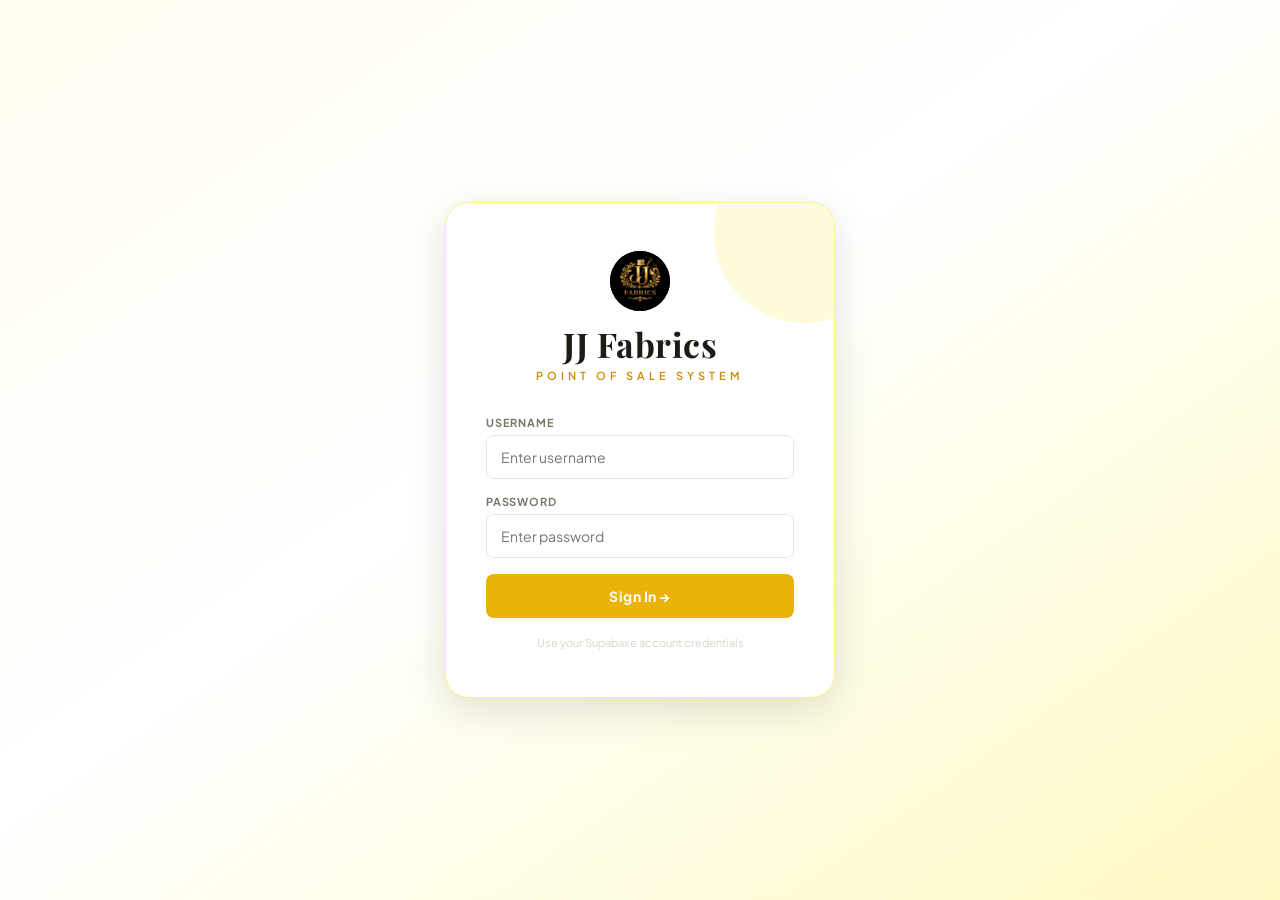
<file: pos.html>
<!DOCTYPE html>
<html lang="en">
<head>
<meta charset="UTF-8">
<meta name="viewport" content="width=device-width, initial-scale=1.0">
<title>JJ Fabrics — POS System</title>
<link href="https://fonts.googleapis.com/css2?family=Playfair+Display:ital,wght@0,400;0,600;0,700;1,400;1,600&family=Plus+Jakarta+Sans:wght@300;400;500;600;700&display=swap" rel="stylesheet">
<link rel="stylesheet" href="pos.css">
</head>
<body>

<!-- ═══════ LOGIN ═══════ -->
<div id="login-screen">
  <div class="login-card">
    <div class="brand-logo">
      <span class="icon"><img src="image/logo.jpeg" style="width:60px;height:60px;object-fit:contain;border-radius:50%;background:#000;display:block;margin:0 auto;" /></span>
      <h1>JJ Fabrics</h1>
      <p>Point of Sale System</p>
    </div>
    <div class="form-group">
      <label>Username</label>
      <input type="text" id="login-user" placeholder="Enter username" autocomplete="off">
    </div>
    <div class="form-group">
      <label>Password</label>
      <input type="password" id="login-pass" placeholder="Enter password">
    </div>
    <button class="btn-primary" id="login-btn" onclick="doLogin()">Sign In →</button>
    <p class="login-error" id="login-error">Invalid username or password.</p>
    <p class="login-hint">Use your Supabase account credentials</p>
  </div>
</div>

<!-- ═══════ MAIN APP ═══════ -->
<div id="app">

  <!-- Mobile top bar -->
  <div class="mobile-topbar">
    <button class="hamburger" onclick="toggleMobileSidebar()">☰</button>
    <span class="brand-name">JJ Fabrics</span>
    <span class="mob-user" id="mob-user-label">—</span>
  </div>

  <!-- Sidebar overlay (tap to close) -->
  <div class="sidebar-overlay" id="sidebar-overlay" onclick="closeMobileSidebar()"></div>

  <aside class="sidebar">
    <div class="sidebar-brand">
      <h2 style="display:flex;align-items:center;gap:8px;"><img src="image/logo.jpeg" style="width:32px;height:32px;object-fit:contain;border-radius:50%;background:#000;" /> JJ Fabrics</h2>
      <div class="sub">Gents &amp; Ladies POS</div>
    </div>
    <div class="sidebar-user">
      <div class="user-label" id="greeting-label" style="font-size:11px;color:var(--gray-400);">Welcome</div>
      <div class="user-name" id="user-display" style="font-size:15px;font-weight:700;">—</div>
      <span class="sidebar-badge" id="role-display">—</span>
    </div>
    <nav>
      <div class="nav-section">Main</div>
      <div class="nav-item active" data-page="dashboard" onclick="showPage('dashboard')"><span class="nav-icon">🏠</span> Dashboard</div>
      <div class="nav-item" data-page="pos" onclick="showPage('pos')"><span class="nav-icon">🛍️</span> Cashier / POS</div>
      <div class="nav-section">Management</div>
      <div class="nav-item" data-page="inventory" onclick="showPage('inventory')"><span class="nav-icon">📦</span> Inventory</div>
      <div class="nav-item" data-page="sales" onclick="showPage('sales')"><span class="nav-icon">🧾</span> Sales History</div>
      <div class="nav-item" data-page="reports" onclick="showPage('reports')"><span class="nav-icon">📊</span> Reports</div>
      <div class="nav-section">System</div>
      <div class="nav-item" data-page="website" id="nav-website" onclick="showPage('website')"><span class="nav-icon">🌐</span> Public Website</div>
      <div class="nav-item" data-page="settings" id="nav-settings" onclick="showPage('settings')"><span class="nav-icon">⚙️</span> Settings</div>
    </nav>
    <div class="sidebar-footer">
      <div id="sync-status" style="font-size:11px;font-weight:600;margin-bottom:10px;text-align:center;letter-spacing:0.3px;color:var(--gray-400);">☁ Not synced</div>
      <button class="btn-logout" onclick="doLogout()">↩ Sign Out</button>
      <button class="btn-logout" style="margin-top:6px;background:rgba(239,68,68,0.12);color:#ef4444;font-size:10px;" onclick="if(confirm('Clear all local data and reload? This will re-sync from Sheets.')){localStorage.clear();location.reload();}">🗑 Clear Cache & Reload</button>
    </div>
  </aside>

  <main class="main-content">

    <!-- ── POS TICKER STRIP ── -->
    <div class="pos-marquee">
      <div class="pos-marquee-track">
        <span class="pos-marquee-item">JJ Fabrics <span class="mdot">✦</span></span>
        <span class="pos-marquee-item">House of Brands <span class="mdot">✦</span></span>
        <span class="pos-marquee-item">SAYA · Bonanza · Sapphire <span class="mdot">✦</span></span>
        <span class="pos-marquee-item">Maria.B · Bareeze · Cross Stitch <span class="mdot">✦</span></span>
        <span class="pos-marquee-item">Veezal · Qalandari · Laam <span class="mdot">✦</span></span>
        <span class="pos-marquee-item">Gents &amp; Ladies Suiting <span class="mdot">✦</span></span>
        <span class="pos-marquee-item">Main Bazar, Attock City <span class="mdot">✦</span></span>
        <span class="pos-marquee-item">03145777344 <span class="mdot">✦</span></span>
        <!-- duplicate for seamless loop -->
        <span class="pos-marquee-item">JJ Fabrics <span class="mdot">✦</span></span>
        <span class="pos-marquee-item">House of Brands <span class="mdot">✦</span></span>
        <span class="pos-marquee-item">SAYA · Bonanza · Sapphire <span class="mdot">✦</span></span>
        <span class="pos-marquee-item">Maria.B · Bareeze · Cross Stitch <span class="mdot">✦</span></span>
        <span class="pos-marquee-item">Veezal · Qalandari · Laam <span class="mdot">✦</span></span>
        <span class="pos-marquee-item">Gents &amp; Ladies Suiting <span class="mdot">✦</span></span>
        <span class="pos-marquee-item">Main Bazar, Attock City <span class="mdot">✦</span></span>
        <span class="pos-marquee-item">03145777344 <span class="mdot">✦</span></span>
      </div>
    </div>

    <div class="main-inner">

    <!-- ── DASHBOARD ── -->
    <div class="page active" id="dashboard-page">
      <div class="page-header">
        <div class="page-header-left">
          <h2>Good day, <span id="dash-name">—</span> 👋</h2>
          <p id="dash-date">—</p>
        </div>
        <div style="display:flex;gap:8px;align-items:center;">
          <button class="btn btn-outline btn-sm" onclick="syncDashboard()" id="dash-sync-btn">⟳ Refresh Data</button>
          <button class="btn btn-danger btn-sm" id="dash-reset-btn" style="display:none;" onclick="ownerResetData()">🗑 Reset to Clean Start</button>
        </div>
      </div>
      <div class="stat-grid">
        <div class="stat-card yellow"><div class="stat-icon">💰</div><div class="stat-label">Today's Sales</div><div class="stat-value" id="dash-today-sales">Rs. 0</div><div class="stat-sub" id="dash-today-txn">0 transactions</div></div>
        <div class="stat-card green"><div class="stat-icon">📅</div><div class="stat-label">This Month</div><div class="stat-value" id="dash-month-sales">Rs. 0</div><div class="stat-sub" id="dash-month-txn">0 transactions</div></div>
        <div class="stat-card orange"><div class="stat-icon">🏷️</div><div class="stat-label">Total Products</div><div class="stat-value" id="dash-products">0</div><div class="stat-sub" id="dash-low-stock">0 low stock</div></div>
        <div class="stat-card red"><div class="stat-icon">⚠️</div><div class="stat-label">Stock Alerts</div><div class="stat-value" id="dash-alerts">0</div><div class="stat-sub">need restocking</div></div>
      </div>
      <div style="display:grid;grid-template-columns:1fr 1fr;gap:20px;">
        <div class="card">
          <h3 style="font-size:14px;font-weight:700;color:var(--gray-700);margin-bottom:14px;">⚠️ Stock Alerts</h3>
          <div id="dash-alerts-list"></div>
        </div>
        <div class="card">
          <h3 style="font-size:14px;font-weight:700;color:var(--gray-700);margin-bottom:14px;">🕓 Recent Transactions</h3>
          <div id="dash-recent-list"></div>
        </div>
      </div>
      <div class="card" style="margin-top:20px;">
        <h3 style="font-size:14px;font-weight:700;color:var(--gray-700);margin-bottom:4px;">📈 Sales This Week</h3>
        <div id="dash-chart"></div>
      </div>
    </div>

    <!-- ── POS ── -->
    <div class="page" id="pos-page">
      <div class="page-header" style="margin-bottom:14px;">
        <div class="page-header-left"><h2>🛍️ Cashier Counter</h2><p>Click a product to add it to the cart</p></div>
      </div>
      <!-- Mobile cart toggle -->
      <div class="cart-toggle-bar" id="cart-toggle-bar" onclick="toggleMobileCart()">
        <span>🛒 View Cart</span>
        <span class="ct-badge" id="cart-toggle-count">0 items</span>
      </div>
      <div class="pos-layout">
        <div class="pos-left">
          <div class="search-row">
            <input type="text" id="pos-search" placeholder="🔍  Search by name or SKU…" oninput="renderProducts()">
            <select id="pos-cat" onchange="renderProducts()">
              <option value="">All Categories</option>
              <option value="Ladies Suiting">Ladies Suiting</option>
              <option value="Gents Suiting">Gents Suiting</option>
              <option value="Accessories">Accessories</option>
              <option value="Kids">Kids</option>
            </select>
          </div>
          <div class="product-grid" id="product-grid"></div>
        </div>
        <div class="pos-right">
          <div class="cart-panel">
            <div class="cart-header">
              <h3>🛒 Cart</h3>
              <span class="cart-count-badge" id="cart-count">0</span>
            </div>
            <div class="cart-items" id="cart-items">
              <div class="cart-empty"><div class="empty-icon">🛍️</div><p>Cart is empty</p></div>
            </div>
            <div class="cart-footer">
              <input class="input-field" type="text" id="customer-name" placeholder="👤 Customer name (optional)">
              <div class="discount-row">
                <input type="number" id="discount-val" placeholder="Discount" min="0" oninput="updateCartTotals()">
                <select id="discount-type" onchange="updateCartTotals()">
                  <option value="flat">Rs.  Flat</option>
                  <option value="pct">% Pct</option>
                </select>
              </div>
              <div class="cart-totals">
                <div class="cart-row"><span>Subtotal</span><span id="cart-subtotal">Rs. 0.00</span></div>
                <div class="cart-row"><span>Discount</span><span id="cart-discount" style="color:var(--green);">Rs. 0.00</span></div>
                <div class="cart-row grand"><span>TOTAL</span><span id="cart-total">Rs. 0.00</span></div>
              </div>
              <div class="pay-btns">
                <button class="btn-pay cash" onclick="checkout('cash')">💵 Cash + Invoice</button>
                <button class="btn-pay card" onclick="checkout('card')" onmouseenter="document.getElementById('card-info-box').style.display='block'" onmouseleave="document.getElementById('card-info-box').style.display='none'">💳 Card</button>
              </div>
              <div class="card-info-box" id="card-info-box" style="display:none;">💳 <strong>Card Payment</strong> — Process on your physical card machine, then click <em>Card</em> to record the sale. Stock will be deducted automatically.</div>
              <div id="cash-calc" style="display:none;margin-bottom:8px;">
                <div style="display:flex;gap:8px;align-items:center;">
                  <input class="input-field" type="number" id="cash-tendered" placeholder="Cash received" min="0" oninput="calcChange()" style="margin-bottom:0;flex:1;">
                  <div style="font-size:13px;font-weight:700;white-space:nowrap;">Change: <span id="cash-change" style="color:var(--green);">Rs. 0.00</span></div>
                </div>
              </div>
              <button class="btn-clear" onclick="clearCart()">✕ Clear Cart</button>
            </div>
          </div>
        </div>
      </div>
    </div>

    <!-- ── INVENTORY ── -->
    <div class="page" id="inventory-page">
      <div class="page-header">
        <div class="page-header-left"><h2>📦 Inventory</h2><p>Manage stock and product catalogue</p></div>
        <div style="display:flex;gap:8px;align-items:center;">
          <button class="btn btn-outline btn-sm" onclick="syncFromSheets()" style="font-size:12px;">⟳ Refresh from Supabase</button>
          <button class="btn-save-sheets" id="inv-save-btn" onclick="saveInventoryToSheets()">
            <span id="inv-save-icon">☁</span> Save to Supabase
          </button>
        </div>
      </div>
      <!-- Sheets Status Bar -->
      <div class="sheets-bar" id="inv-sheets-bar">
        <div class="sb-label">
          <span id="inv-pending-dot" class="pending-dot" style="display:none;"></span>
          <span id="inv-sheets-info">Inventory sync status</span>
        </div>
        <button class="btn btn-outline btn-sm" onclick="testSheetsConnection()" style="font-size:11px;padding:3px 10px;" title="Test if Google Sheets is reachable">🔌 Test Connection</button>
        <span class="sheets-status-pill synced" id="inv-sheets-pill">☁ Synced</span>
        <span style="font-size:11px;color:var(--gray-400);" id="inv-last-saved"></span>
      </div>
      <div id="inv-alerts"></div>
      <div class="table-controls">
        <input type="text" id="inv-search" placeholder="Search products…" oninput="renderInventory()">
        <select id="inv-cat" onchange="renderInventory()">
          <option value="">All Categories</option>
          <option value="Ladies Suiting">Ladies Suiting</option>
          <option value="Gents Suiting">Gents Suiting</option>
          <option value="Accessories">Accessories</option>
          <option value="Kids">Kids</option>
        </select>
        <select id="inv-status" onchange="renderInventory()">
          <option value="">All Status</option>
          <option value="in">In Stock</option>
          <option value="low">Low Stock</option>
          <option value="out">Out of Stock</option>
        </select>
        <div class="spacer"></div>
        <button class="btn btn-gold" onclick="openAddProduct()">+ Add Product</button>
      </div>
      <div class="card scrollable-table">
        <table>
          <thead>
            <tr><th>SKU</th><th>Product</th><th>Category</th><th>Size</th><th>Price</th><th>Cost</th><th>Stock</th><th>Min</th><th>Status</th><th>Actions</th></tr>
          </thead>
          <tbody id="inv-tbody"></tbody>
        </table>
      </div>
    </div>

    <!-- ── SALES ── -->
    <div class="page" id="sales-page">
      <div class="page-header">
        <div class="page-header-left"><h2>🧾 Sales History</h2><p>All transaction records</p></div>
        <div style="display:flex;gap:8px;align-items:center;flex-wrap:wrap;">
          <button class="btn-push-sales" onclick="pushAllSalesToSheets()">
            ⟳ Refresh Sales
          </button>
          <button class="btn btn-danger btn-sm" id="clear-all-sales-btn" style="display:none;" onclick="clearAllSales()">🗑 Clear All Records</button>
        </div>
      </div>
      <!-- Sheets Status Bar for Sales -->
      <div class="sheets-bar" id="sales-sheets-bar">
        <div class="sb-label">
          <span id="sales-pending-dot" class="pending-dot" style="display:none;"></span>
          <span id="sales-sheets-info">Sales sync status</span>
        </div>
        <span class="sheets-status-pill synced" id="sales-sheets-pill">☁ Synced</span>
        <span style="font-size:11px;color:var(--gray-400);" id="sales-last-saved"></span>
        <button class="sheets-inline-btn blue" onclick="toggleSaveLog()" style="margin-left:4px;">📋 Log</button>
      </div>
      <div class="save-log" id="save-log"><div style="font-weight:700;margin-bottom:8px;color:var(--gray-700);">Save Log</div><div id="save-log-entries">No entries yet.</div></div>
      <div class="table-controls">
        <input type="date" id="sales-from">
        <input type="date" id="sales-to">
        <select id="sales-pay" onchange="renderSales()">
          <option value="">All Payment</option>
          <option value="cash">Cash</option>
          <option value="card">Card</option>
        </select>
        <button class="btn btn-outline btn-sm" onclick="renderSales()">Filter</button>
        <div class="spacer"></div>
        <button class="btn btn-gold btn-sm" onclick="exportSalesCSV()">⬇ Export CSV</button>
      </div>
      <div class="card scrollable-table">
        <table>
          <thead><tr><th>Txn #</th><th>Date & Time</th><th>Customer</th><th>Items</th><th>Payment</th><th>Discount</th><th>Total</th><th>Action</th><th id="sales-void-th" style="display:none;">Owner</th></tr></thead>
          <tbody id="sales-tbody"></tbody>
        </table>
      </div>
    </div>

    <!-- ── REPORTS ── -->
    <div class="page" id="reports-page">
      <div class="page-header">
        <div class="page-header-left"><h2>📊 Reports</h2><p>Sales and inventory analytics</p></div>
        <div style="display:flex;gap:8px;align-items:center;flex-wrap:wrap;">
          <input type="date" id="rpt-from" style="padding:8px 12px;border:1.5px solid var(--gray-200);border-radius:var(--radius-sm);font-family:'Plus Jakarta Sans',sans-serif;font-size:13px;outline:none;">
          <input type="date" id="rpt-to"   style="padding:8px 12px;border:1.5px solid var(--gray-200);border-radius:var(--radius-sm);font-family:'Plus Jakarta Sans',sans-serif;font-size:13px;outline:none;">
          <button class="btn btn-outline btn-sm" onclick="renderReports()">Filter</button>
          <button class="btn btn-outline btn-sm" onclick="window.print()">🖨️ Print</button>
        </div>
      </div>
      <div class="tab-bar">
        <div class="tab active" onclick="switchReport('sales-report',this)">Sales Report</div>
        <div class="tab" onclick="switchReport('inv-report',this)">Inventory Report</div>
      </div>
      <div id="print-report-area">
      <div id="sales-report">
        <div class="mini-grid" id="report-mini"></div>
        <div class="card">
          <h4 style="font-size:14px;font-weight:700;color:var(--gray-700);margin-bottom:14px;">🏆 Top Selling Products</h4>
          <table><thead><tr><th>#</th><th>Product</th><th>Category</th><th>Units Sold</th><th>Revenue</th></tr></thead><tbody id="report-top"></tbody></table>
        </div>
      </div>
      <div id="inv-report" style="display:none;">
        <div class="card">
          <h4 style="font-size:14px;font-weight:700;color:var(--gray-700);margin-bottom:14px;">📦 Inventory Valuation</h4>
          <table><thead><tr><th>SKU</th><th>Product</th><th>Category</th><th>Stock</th><th>Sold (Period)</th><th>Cost</th><th>Price</th><th>Stock Value</th><th>Status</th></tr></thead><tbody id="report-inv"></tbody></table>
        </div>
      </div>
      </div>
    </div>

    <!-- ── PUBLIC WEBSITE EDITOR (dev only) ── -->
    <div class="page" id="website-page">
      <div class="page-header">
        <div class="page-header-left"><h2>🌐 Public Website Editor</h2><p>Update the public storefront — admin &amp; developer access</p></div>
        <button class="btn btn-gold" onclick="publishSiteData()">🚀 Publish Changes</button>
      </div>
      <div id="website-no-access" style="display:none;">
        <div class="no-access"><span style="font-size:48px;">🔒</span><p>Developer access only</p></div>
      </div>
      <div id="website-editor">
        <div class="site-editor">
          <!-- Store Info -->
          <div class="card">
            <h4 style="font-size:14px;font-weight:700;margin-bottom:16px;">🏪 Store Information</h4>
            <div class="form-group"><label>Store Name</label><input class="input-field" type="text" id="ws-name" style="margin-bottom:0"></div>
            <div class="form-group"><label>Tagline / Slogan</label><input class="input-field" type="text" id="ws-tagline" style="margin-bottom:0"></div>
            <div class="form-group"><label>About Description</label><textarea class="input-field" id="ws-about" rows="3" style="resize:vertical;margin-bottom:0"></textarea></div>
            <div class="form-group"><label>Address</label><input class="input-field" type="text" id="ws-address" style="margin-bottom:0"></div>
            <div class="form-group"><label>Phone / WhatsApp Number (with country code, e.g. 923145777344)</label><input class="input-field" type="text" id="ws-phone" style="margin-bottom:0"></div>
            <div class="form-group"><label>Email</label><input class="input-field" type="text" id="ws-email" style="margin-bottom:0"></div>
          </div>
          <!-- Social Links -->
          <div class="card">
            <h4 style="font-size:14px;font-weight:700;margin-bottom:16px;">📱 Social Media Links</h4>
            <div class="form-group"><label>Facebook Page URL</label><input class="input-field" type="text" id="ws-fb" placeholder="https://facebook.com/yourpage" style="margin-bottom:0"></div>
            <div class="form-group"><label>Instagram Profile URL</label><input class="input-field" type="text" id="ws-ig" placeholder="https://instagram.com/yourhandle" style="margin-bottom:0"></div>
            <div class="form-group"><label>Google Maps Embed URL</label><input class="input-field" type="text" id="ws-map" placeholder="https://maps.google.com/..." style="margin-bottom:0"></div>
            <div class="form-group"><label>Store Logo Emoji (or leave blank)</label><input class="input-field" type="text" id="ws-emoji" placeholder="👗" maxlength="4" style="margin-bottom:0"></div>
            <div class="form-group"><label>Hero Banner Color <span style="font-size:10px;color:#b45309;font-weight:600;">(must be dark for white text)</span></label>
              <div class="color-row"><input type="color" id="ws-hero-color" value="#1C1C14"><input class="input-field" type="text" id="ws-hero-color-txt" value="#1C1C14" style="margin-bottom:0;flex:1"></div>
            </div>
            <div class="form-group"><label>Accent Color (buttons &amp; highlights)</label>
              <div class="color-row"><input type="color" id="ws-accent-color" value="#EAB308"><input class="input-field" type="text" id="ws-accent-color-txt" value="#EAB308" style="margin-bottom:0;flex:1"></div>
            </div>
          </div>
          <!-- Featured Products -->
          <div class="card site-editor-full">
            <div style="display:flex;justify-content:space-between;align-items:center;margin-bottom:16px;">
              <h4 style="font-size:14px;font-weight:700;">🏷️ Featured Products on Public Site</h4>
              <button class="btn btn-outline btn-sm" onclick="syncFeaturedFromInventory()">↻ Sync from Inventory</button>
            </div>
            <p style="font-size:12px;color:var(--gray-400);margin-bottom:14px;">Toggle which products appear on the public website. Click sync to load all in-stock items.</p>
            <div id="featured-product-list" style="display:grid;grid-template-columns:repeat(auto-fill,minmax(200px,1fr));gap:12px;"></div>
          </div>
        </div>
      </div>
    </div>

    <!-- ── SETTINGS ── -->
    <div class="page" id="settings-page">
      <div class="page-header">
        <div class="page-header-left"><h2>⚙️ Settings</h2><p>System configuration</p></div>
      </div>
      <div style="display:grid;grid-template-columns:1fr 1fr;gap:20px;">
        <div class="card">
          <h3 style="font-size:15px;font-weight:700;margin-bottom:18px;">🏪 Store Info (Invoice)</h3>
          <div class="form-group"><label>Store Name</label><input class="input-field" type="text" id="cfg-name" style="margin-bottom:0"></div>
          <div class="form-group"><label>Address</label><input class="input-field" type="text" id="cfg-address" style="margin-bottom:0"></div>
          <div class="form-group"><label>Phone</label><input class="input-field" type="text" id="cfg-phone" style="margin-bottom:0"></div>
          <div class="form-group"><label>VAT Rate (%)</label><input class="input-field" type="number" id="cfg-vat" min="0" max="100" style="margin-bottom:0"></div>
          <button class="btn btn-gold" onclick="saveConfig()">Save Settings</button>
        </div>
        <div class="card" id="users-card">
          <h3 style="font-size:15px;font-weight:700;margin-bottom:18px;">👥 User Accounts</h3>
          <table><thead><tr><th>Username</th><th>Name</th><th>Role</th></tr></thead><tbody id="users-tbody"></tbody></table>
          <p style="font-size:11px;color:var(--gray-400);margin-top:14px;">Only admins and developers can see this panel.</p>
        </div>
      </div>
      <div class="card" style="margin-top:20px;">
        <h3 style="font-size:15px;font-weight:700;margin-bottom:14px;">💾 Data Management</h3>
        <p style="font-size:13px;color:var(--gray-500);margin-bottom:14px;">Export data as CSV for spreadsheet backup or external reporting.</p>
        <div style="display:flex;gap:10px;flex-wrap:wrap;">
          <button class="btn btn-outline" onclick="exportProductsCSV()">⬇ Products CSV</button>
          <button class="btn btn-outline" onclick="exportSalesCSV()">⬇ Sales CSV</button>
          <button class="btn btn-gold" onclick="openModal('import-modal')">⬆ Import Products CSV</button>
        </div>
      </div>
    </div>

    </div><!-- /main-inner -->

  </main>

  <!-- Mobile bottom nav -->
  <nav class="mobile-bottom-nav" id="mobile-bottom-nav">
    <div class="mob-nav-inner">
      <button class="mob-nav-item active" data-page="dashboard" onclick="showPage('dashboard');setMobNav(this)">
        <span class="mn-icon">🏠</span>Home
      </button>
      <button class="mob-nav-item" data-page="pos" onclick="showPage('pos');setMobNav(this)">
        <span class="mn-icon">🛍️</span>POS
      </button>
      <button class="mob-nav-item" data-page="inventory" onclick="showPage('inventory');setMobNav(this)">
        <span class="mn-icon">📦</span>Stock
      </button>
      <button class="mob-nav-item" data-page="sales" onclick="showPage('sales');setMobNav(this)">
        <span class="mn-icon">🧾</span>Sales
      </button>
      <button class="mob-nav-item" data-page="reports" onclick="showPage('reports');setMobNav(this)">
        <span class="mn-icon">📊</span>Reports
      </button>
    </div>
  </nav>

</div>

<!-- ═══════ MODALS ═══════ -->
<!-- INVOICE -->
<div class="modal-overlay" id="invoice-modal">
  <div class="modal" style="max-width:480px;">
    <div id="invoice-print">
      <div class="invoice-header">
        <h1 id="inv-store-name">JJ Fabrics</h1>
        <p id="inv-store-addr">—</p>
        <p id="inv-store-phone">—</p>
        <div class="inv-type">CASH INVOICE</div>
      </div>
      <div class="invoice-meta">
        <span><strong>Invoice #:</strong> <span id="inv-num">—</span></span>
        <span><strong>Date:</strong> <span id="inv-date">—</span></span>
      </div>
      <p style="font-size:13px;margin-bottom:14px;"><strong>Customer:</strong> <span id="inv-customer">Walk-in</span></p>
      <table class="invoice-table">
        <thead><tr><th>Item</th><th>Qty</th><th>Unit Price</th><th>Discount</th><th>Amount</th></tr></thead>
        <tbody id="inv-items"></tbody>
      </table>
      <div class="invoice-totals">
        <div class="inv-row"><span>Subtotal</span><span id="inv-subtotal">Rs. 0.00</span></div>
        <div class="inv-row"><span>Discount</span><span id="inv-discount">Rs. 0.00</span></div>
        <div class="inv-row"><span id="inv-vat-label">VAT (0%)</span><span id="inv-vat">Rs. 0.00</span></div>
        <div class="inv-row grand"><span>TOTAL DUE</span><span id="inv-grand">Rs. 0.00</span></div>
        <div class="inv-row" id="inv-tendered-row" style="display:none;margin-top:8px;padding-top:8px;border-top:1px dashed var(--gray-200);"><span>Cash Tendered</span><span id="inv-tendered">Rs. 0.00</span></div>
        <div class="inv-row" id="inv-change-row" style="display:none;"><span>Change</span><span id="inv-change-amt" style="color:var(--green);font-weight:700;">Rs. 0.00</span></div>
      </div>
      <div class="invoice-footer-note">
        <p>Thank you for shopping at <strong id="inv-store-name2">JJ Fabrics</strong>!</p>
        <p>Returns accepted within 7 days with this receipt.</p>
        <p style="margin-top:6px;font-size:10px;">Cashier: <span id="inv-cashier">—</span></p>
      </div>
    </div>
    <div class="modal-footer">
      <button class="btn btn-outline" onclick="closeModal('invoice-modal')">Close</button>
      <button class="btn btn-gold" onclick="window.print()">🖨️ Print Invoice</button>
    </div>
  </div>
</div>

<!-- ADD / EDIT PRODUCT -->
<div class="modal-overlay" id="product-modal">
  <div class="modal">
    <h3 id="product-modal-title">Add Product</h3>
    <input type="hidden" id="edit-sku-orig">
    <div class="form-row">
      <div class="form-group"><label>SKU</label><input class="input-field" type="text" id="p-sku" placeholder="e.g. DRS-001" style="margin-bottom:0"></div>
      <div class="form-group"><label>Product Name</label><input class="input-field" type="text" id="p-name" placeholder="Product name" style="margin-bottom:0"></div>
    </div>
    <div class="form-row">
      <div class="form-group"><label>Category</label>
        <select class="input-field" id="p-cat" style="margin-bottom:0">
          <option>Ladies Suiting</option><option>Gents Suiting</option><option>Accessories</option><option>Kids</option>
        </select>
      </div>
      <div class="form-group"><label>Size(s)</label><input class="input-field" type="text" id="p-size" placeholder="S/M/L/XL" style="margin-bottom:0"></div>
    </div>
    <div class="form-row">
      <div class="form-group"><label>Selling Price (Rs. )</label><input class="input-field" type="number" id="p-price" placeholder="0.00" min="0" step="0.01" style="margin-bottom:0"></div>
      <div class="form-group"><label>Cost Price (Rs. )</label><input class="input-field" type="number" id="p-cost" placeholder="0.00" min="0" step="0.01" style="margin-bottom:0"></div>
      <div class="form-group"><label>Sale / Discount Price (Rs. ) <span style="font-size:10px;color:#e01f1f;font-weight:600;">shows red badge on store</span></label><input class="input-field" type="number" id="p-sale-price" placeholder="Leave blank if no discount" min="0" step="0.01" style="margin-bottom:0"></div>
    </div>
    <div class="form-row">
      <div class="form-group"><label>Current Stock</label><input class="input-field" type="number" id="p-stock" placeholder="0" min="0" style="margin-bottom:0"></div>
      <div class="form-group"><label>Min Stock Alert</label><input class="input-field" type="number" id="p-minstock" placeholder="5" min="0" style="margin-bottom:0"></div>
    </div>
    <div class="form-group"><label>Description</label><input class="input-field" type="text" id="p-desc" placeholder="Brief description" style="margin-bottom:0"></div>
    <div class="form-group" style="margin-bottom:0;">
      <label style="display:flex;align-items:center;gap:10px;cursor:pointer;user-select:none;">
        <div style="position:relative;display:inline-block;width:42px;height:24px;flex-shrink:0;">
          <input type="checkbox" id="p-is-new" onchange="setNewToggle(this.checked)" style="opacity:0;width:0;height:0;position:absolute;">
          <span id="p-is-new-track" style="position:absolute;inset:0;background:#d1d5db;border-radius:24px;cursor:pointer;transition:0.2s;"></span>
          <span id="p-is-new-thumb" style="position:absolute;left:3px;top:3px;width:18px;height:18px;background:#fff;border-radius:50%;transition:0.2s;box-shadow:0 1px 3px rgba(0,0,0,0.2);"></span>
        </div>
        <span style="font-size:13px;font-weight:600;">✨ Mark as <span style="color:var(--gold);">New Arrival</span> <span style="font-size:11px;font-weight:400;color:var(--gray-400);">(shows badge on store)</span></span>
      </label>
    </div>
    <div class="form-group">
      <label>Photos <span style="font-size:10px;color:var(--gray-400);font-weight:500;">(up to 5 — first is the main product photo)</span></label>

      <!-- Photo slot grid -->
      <div id="photo-slots-grid" style="display:grid;grid-template-columns:repeat(5,1fr);gap:8px;margin-bottom:12px;">
        <!-- Slots 1–5 rendered by JS -->
      </div>

      <!-- Active slot editor (shows below grid when a slot is selected) -->
      <div id="active-slot-editor" style="display:none;background:#fffdf5;border:1.5px solid #d4a017;border-radius:10px;padding:14px;">
        <div style="font-size:12px;font-weight:700;color:#92400e;margin-bottom:8px;" id="active-slot-label">Photo 1 (Main)</div>
        <!-- Drag & Drop Zone -->
        <div id="slot-drop-zone" onclick="document.getElementById('slot-file-input').click()"
          ondragover="event.preventDefault();this.classList.add('drag-over')"
          ondragleave="this.classList.remove('drag-over')"
          ondrop="event.preventDefault();this.classList.remove('drag-over');handleSlotFile({files:event.dataTransfer.files})"
          style="border:2px dashed #d4a017;border-radius:8px;padding:14px;text-align:center;cursor:pointer;background:#fff;transition:background 0.2s;margin-bottom:8px;">
          <div id="slot-drop-label" style="font-size:12px;color:#92400e;">
            🖼 Drag &amp; drop photo here, or <span style="color:var(--gold);font-weight:700;">click to browse</span>
          </div>
          <input type="file" id="slot-file-input" accept="image/*" style="display:none;" onchange="handleSlotFile(this)">
        </div>
        <div style="display:flex;align-items:center;gap:8px;margin-bottom:8px;">
          <div style="flex:1;height:1px;background:#e5e7eb;"></div>
          <span style="font-size:11px;color:#9ca3af;">or paste URL</span>
          <div style="flex:1;height:1px;background:#e5e7eb;"></div>
        </div>
        <div style="display:flex;gap:6px;">
          <input class="input-field" type="text" id="slot-url-input" placeholder="https://... (imgbb, GitHub, etc.)" style="margin-bottom:0;flex:1;" oninput="onSlotUrlInput(this.value)">
          <button type="button" onclick="clearActiveSlot()" style="font-size:11px;color:#ef4444;background:#fff0f0;border:1px solid #fecaca;border-radius:6px;padding:6px 10px;cursor:pointer;white-space:nowrap;flex-shrink:0;">✕ Clear</button>
        </div>
      </div>

      <!-- Hidden final value fields -->
      <input type="hidden" id="p-img-final">
      <input type="hidden" id="p-img2-final">
      <input type="hidden" id="p-img3-final">
      <input type="hidden" id="p-img4-final">
      <input type="hidden" id="p-img5-final">
    </div>
    <div class="modal-footer">
      <button class="btn btn-outline" onclick="closeModal('product-modal')">Cancel</button>
      <button class="btn btn-gold" onclick="saveProduct(false)">💾 Save</button>
      <button class="btn-save-sheets" onclick="saveProduct(true)" style="padding:9px 16px;font-size:13px;">☁ Save to Supabase</button>
    </div>
  </div>
</div>

<!-- IMPORT CSV -->
<div class="modal-overlay" id="import-modal">
  <div class="modal">
    <h3>Import Products CSV</h3>
    <p style="font-size:13px;color:var(--gray-500);margin-bottom:16px;">Required columns: SKU, Name, Category, Size, Price, Cost, Stock, MinStock, Description</p>
    <div class="form-group"><label>Select CSV File</label><input type="file" id="import-file" accept=".csv" style="font-size:13px;"></div>
    <div id="import-preview" style="margin-top:12px;font-size:12px;color:var(--gray-500);"></div>
    <div class="modal-footer">
      <button class="btn btn-outline" onclick="closeModal('import-modal')">Cancel</button>
      <button class="btn btn-gold" onclick="doImportCSV()">Import</button>
    </div>
  </div>
</div>

<!-- RESTOCK MODAL -->
<div class="modal-overlay" id="restock-modal">
  <div class="modal" style="max-width:380px;">
    <h3>📦 Restock Product</h3>
    <p id="restock-product-name" style="font-size:14px;font-weight:600;color:var(--gray-700);margin-bottom:4px;"></p>
    <p id="restock-current-stock" style="font-size:13px;color:var(--gray-400);margin-bottom:20px;"></p>
    <div class="form-group"><label>Quantity to Add</label><input class="input-field" type="number" id="restock-qty" placeholder="e.g. 10" min="1" style="margin-bottom:0;"></div>
    <div class="form-group"><label>Supplier / Note (optional)</label><input class="input-field" type="text" id="restock-note" placeholder="e.g. Supplier: ABC Trading" style="margin-bottom:0;"></div>
    <input type="hidden" id="restock-sku">
    <div class="modal-footer">
      <button class="btn btn-outline" onclick="closeModal('restock-modal')">Cancel</button>
      <button class="btn btn-green" onclick="doRestock(false)">✓ Save Locally</button>
      <button class="btn-save-sheets" onclick="doRestock(true)" style="padding:9px 16px;">☁ Restock & Push</button>
    </div>
  </div>
</div>

<!-- VOID CONFIRMATION MODAL -->
<div class="modal-overlay" id="void-modal">
  <div class="modal" style="max-width:420px;">
    <h3 style="color:var(--red);">⊘ <span id="void-action-label">VOID</span> Transaction</h3>
    <div style="background:var(--gray-50);border-radius:var(--radius-sm);padding:16px;margin-bottom:18px;border:1px solid var(--gray-200);">
      <div style="display:flex;justify-content:space-between;margin-bottom:6px;font-size:13px;"><span style="color:var(--gray-500);">Transaction</span><span style="font-weight:700;font-family:monospace;" id="void-txn-num">—</span></div>
      <div style="display:flex;justify-content:space-between;margin-bottom:6px;font-size:13px;"><span style="color:var(--gray-500);">Customer</span><span id="void-customer">—</span></div>
      <div style="display:flex;justify-content:space-between;font-size:13px;"><span style="color:var(--gray-500);">Amount</span><span style="font-weight:700;color:var(--gold-600);" id="void-total">—</span></div>
    </div>
    <div id="void-warn-note" style="margin-bottom:14px;">
      <div style="font-size:12px;color:var(--gray-500);margin-bottom:6px;font-weight:600;">Reason for voiding <span style="color:var(--red);">*</span></div>
      <textarea id="void-reason" class="input-field" rows="3" placeholder="e.g. Customer returned item, wrong item entered, duplicate transaction…" style="resize:vertical;margin-bottom:4px;"></textarea>
      <div style="font-size:11px;color:var(--gray-400);">Stock will be automatically restored. This is reversible.</div>
    </div>
    <div id="void-restore-note" style="background:#f0fdf4;border:1px solid #bbf7d0;border-radius:var(--radius-sm);padding:12px 14px;font-size:12px;color:var(--green);line-height:1.6;margin-bottom:18px;">
      ✅ Restoring will remove the VOID status, re-deduct stock, and include it back in revenue totals.
    </div>
    <div class="modal-footer">
      <button class="btn btn-outline" onclick="closeModal('void-modal')">Cancel</button>
      <button class="btn btn-danger" id="void-confirm-btn">⊘ Yes, Void Transaction</button>
    </div>
  </div>
</div>

<div id="toast"></div>

<script src="db.js"></script>
<script src="pos.js"></script>
</body>
</html>
</file>
<file: pos.css>
:root {
    --gold-50:  #fffdf0;
    --gold-100: #fef9c3;
    --gold-200: #fef08a;
    --gold-300: #fde047;
    --gold-400: #facc15;
    --gold-500: #eab308;
    --gold-600: #ca8a04;
    --gold-700: #a16207;
    --white:    #ffffff;
    --gray-50:  #fafaf7;
    --gray-100: #f5f5f0;
    --gray-200: #e8e8e0;
    --gray-300: #d4d4c8;
    --gray-400: #a8a89a;
    --gray-500: #78786a;
    --gray-700: #44443c;
    --gray-900: #1c1c14;
    --green:    #16a34a;
    --orange:   #ea580c;
    --red:      #dc2626;
    --shadow-sm: 0 1px 3px rgba(0,0,0,0.06);
    --shadow:    0 4px 16px rgba(0,0,0,0.08);
    --shadow-lg: 0 12px 40px rgba(0,0,0,0.12);
    --radius:    12px;
    --radius-sm: 8px;
  }
  * { box-sizing: border-box; margin: 0; padding: 0; }
  body { font-family: 'Plus Jakarta Sans', sans-serif; background: var(--gray-50); color: var(--gray-900); min-height: 100vh; }

  /* ─── LOGIN ─── */
  #login-screen {
    display: flex; align-items: center; justify-content: center;
    min-height: 100vh;
    background: linear-gradient(145deg, #fffdf0 0%, #ffffff 45%, #fef9c3 100%);
  }
  .login-card {
    background: white; border-radius: 24px; padding: 48px 40px; width: 390px;
    box-shadow: var(--shadow-lg); border: 1px solid var(--gold-200);
    position: relative; overflow: hidden;
  }
  .login-card::before {
    content: ''; position: absolute; top: -60px; right: -60px;
    width: 180px; height: 180px; background: var(--gold-100);
    border-radius: 50%; opacity: 0.6;
  }
  .brand-logo { text-align: center; margin-bottom: 34px; position: relative; z-index:1; }
  .brand-logo .icon { font-size: 44px; margin-bottom: 10px; display: block; }
  .brand-logo h1 { font-family: 'Playfair Display', serif; font-size: 34px; font-weight: 700; color: var(--gray-900); letter-spacing: 0.5px; }
  .brand-logo p { font-size: 11px; color: var(--gold-600); letter-spacing: 4px; text-transform: uppercase; margin-top: 2px; font-weight: 600; }
  .form-group { margin-bottom: 16px; position: relative; z-index:1; }
  .form-group label { display: block; font-size: 11px; font-weight: 700; color: var(--gray-500); margin-bottom: 6px; letter-spacing: 0.8px; text-transform: uppercase; }
  .form-group input, .form-group select {
    width: 100%; padding: 12px 14px; border: 1.5px solid var(--gray-200);
    border-radius: var(--radius-sm); font-family: 'Plus Jakarta Sans', sans-serif; font-size: 14px;
    outline: none; transition: border-color 0.2s, box-shadow 0.2s; background: white; color: var(--gray-900);
  }
  .form-group input:focus, .form-group select:focus { border-color: var(--gold-400); box-shadow: 0 0 0 3px rgba(234,179,8,0.12); }
  .btn-primary {
    width: 100%; padding: 13px; background: var(--gold-500); color: white;
    border: none; border-radius: var(--radius-sm); font-family: 'Plus Jakarta Sans', sans-serif;
    font-size: 14px; font-weight: 700; cursor: pointer; letter-spacing: 0.5px;
    transition: background 0.2s, transform 0.1s; position: relative; z-index:1;
  }
  .btn-primary:hover { background: var(--gold-600); transform: translateY(-1px); }
  .login-error { color: var(--red); font-size: 13px; text-align: center; margin-top: 12px; display: none; }
  .login-hint { font-size: 11px; color: var(--gray-300); text-align: center; margin-top: 18px; position: relative; z-index:1; }

  /* ─── MAIN APP ─── */
  #app { display: none; min-height: 100vh; }
  .sidebar {
    width: 228px; background: var(--gray-900); height: 100vh; position: fixed; left: 0; top: 0;
    display: flex; flex-direction: column; box-shadow: 4px 0 20px rgba(0,0,0,0.15);
  }
  .sidebar-brand { padding: 26px 22px 18px; border-bottom: 1px solid rgba(255,255,255,0.07); }
  .sidebar-brand h2 { font-family: 'Playfair Display', serif; font-size: 22px; font-weight: 700; color: white; }
  .sidebar-brand .sub { font-size: 10px; color: var(--gold-400); letter-spacing: 3px; text-transform: uppercase; margin-top: 2px; font-weight: 600; }
  .sidebar-user { padding: 14px 22px; background: rgba(255,255,255,0.04); border-bottom: 1px solid rgba(255,255,255,0.07); }
  .sidebar-user .user-label { font-size: 10px; color: var(--gray-400); text-transform: uppercase; letter-spacing: 1px; }
  .sidebar-user .user-name { font-size: 13px; font-weight: 600; color: white; margin-top: 2px; }
  .sidebar-badge { font-size: 9px; background: var(--gold-500); color: var(--gray-900); padding: 2px 8px; border-radius: 20px; font-weight: 700; letter-spacing: 0.5px; text-transform: uppercase; display: inline-block; margin-top: 4px; }
  nav { flex: 1; padding: 10px 0; overflow-y: auto; }
  .nav-section { font-size: 9px; text-transform: uppercase; letter-spacing: 1.5px; color: var(--gray-500); padding: 14px 22px 6px; font-weight: 700; }
  .nav-item {
    display: flex; align-items: center; gap: 10px; padding: 11px 22px;
    cursor: pointer; font-size: 13px; font-weight: 500; color: rgba(255,255,255,0.55);
    transition: all 0.15s; border-left: 3px solid transparent;
  }
  .nav-item:hover { color: white; background: rgba(255,255,255,0.06); }
  .nav-item.active { color: var(--gold-300); background: rgba(234,179,8,0.1); border-left-color: var(--gold-400); }
  .nav-item .nav-icon { font-size: 15px; }
  .sidebar-footer { padding: 16px 22px; border-top: 1px solid rgba(255,255,255,0.07); }
  .btn-logout { width: 100%; padding: 9px; background: rgba(255,255,255,0.06); border: 1px solid rgba(255,255,255,0.1); color: rgba(255,255,255,0.5); border-radius: var(--radius-sm); font-family: 'Plus Jakarta Sans', sans-serif; font-size: 12px; cursor: pointer; font-weight: 500; transition: all 0.15s; }
  .btn-logout:hover { background: rgba(220,38,38,0.15); border-color: rgba(220,38,38,0.4); color: #fca5a5; }
  .main-content { margin-left: 228px; min-height: 100vh; }
  .main-inner { padding: 28px 32px; }

  /* ── POS MARQUEE TICKER ── */
  .pos-marquee {
    background: linear-gradient(90deg, #1a1a10 0%, #1C1C14 40%, #1a1a10 100%);
    padding: 0;
    overflow: hidden;
    border-bottom: 2px solid rgba(212,160,23,0.35);
    border-top: 1px solid rgba(212,160,23,0.12);
    height: 36px;
    display: flex;
    align-items: center;
  }
  .pos-marquee-track {
    display: flex;
    align-items: center;
    animation: pos-ticker 32s linear infinite;
    white-space: nowrap;
    will-change: transform;
  }
  .pos-marquee-track:hover { animation-play-state: paused; }
  .pos-marquee-item {
    font-family: 'Playfair Display', serif;
    font-size: 11.5px;
    font-style: italic;
    color: rgba(255,255,255,0.55);
    padding: 0 28px;
    letter-spacing: 0.06em;
    flex-shrink: 0;
    line-height: 1;
  }
  .pos-marquee-item .mdot { color: var(--gold-400); margin: 0 6px; font-style: normal; font-size: 8px; vertical-align: middle; }
  @keyframes pos-ticker {
    from { transform: translateX(0); }
    to   { transform: translateX(-50%); }
  }

  /* ─── PAGE HEADER ─── */
  .page-header { margin-bottom: 26px; display: flex; justify-content: space-between; align-items: flex-end; }
  .page-header-left h2 { font-family: 'Playfair Display', serif; font-size: 30px; font-weight: 700; color: var(--gray-900); }
  .page-header-left p { font-size: 13px; color: var(--gray-400); margin-top: 3px; }

  /* ─── CARDS ─── */
  .card { background: white; border-radius: var(--radius); padding: 22px; box-shadow: var(--shadow-sm); border: 1px solid var(--gray-200); }
  .stat-grid { display: grid; grid-template-columns: repeat(4, 1fr); gap: 16px; margin-bottom: 26px; }
  .stat-card { background: white; border-radius: var(--radius); padding: 22px 20px; border: 1px solid var(--gray-200); position: relative; overflow: hidden; }
  .stat-card::after { content:''; position:absolute; top:-20px; right:-20px; width:80px; height:80px; border-radius:50%; opacity:0.08; }
  .stat-card.yellow::after { background: var(--gold-400); }
  .stat-card.green::after  { background: var(--green); }
  .stat-card.orange::after { background: var(--orange); }
  .stat-card.red::after    { background: var(--red); }
  .stat-card .stat-icon { font-size: 22px; margin-bottom: 10px; }
  .stat-card .stat-label { font-size: 11px; text-transform: uppercase; letter-spacing: 1px; color: var(--gray-400); font-weight: 700; }
  .stat-card .stat-value { font-family: 'Playfair Display', serif; font-size: 30px; font-weight: 700; color: var(--gray-900); margin: 4px 0 2px; }
  .stat-card .stat-sub { font-size: 12px; color: var(--gray-400); }
  .stat-card.yellow { border-top: 3px solid var(--gold-400); }
  .stat-card.green  { border-top: 3px solid var(--green); }
  .stat-card.orange { border-top: 3px solid var(--orange); }
  .stat-card.red    { border-top: 3px solid var(--red); }

  /* ─── POS ─── */
  .pos-layout { display: grid; grid-template-columns: 1fr 370px; gap: 20px; height: calc(100vh - 118px); }
  .pos-left { display: flex; flex-direction: column; gap: 14px; overflow: hidden; }
  .pos-right { display: flex; flex-direction: column; }
  .search-row { display: flex; gap: 10px; }
  .search-row input, .search-row select {
    padding: 10px 14px; border: 1.5px solid var(--gray-200);
    border-radius: var(--radius-sm); font-family: 'Plus Jakarta Sans', sans-serif; font-size: 13px; outline: none;
    transition: border-color 0.2s;
  }
  .search-row input { flex: 1; }
  .search-row input:focus, .search-row select:focus { border-color: var(--gold-400); }
  .product-grid { display: grid; grid-template-columns: repeat(auto-fill, minmax(148px, 1fr)); gap: 12px; overflow-y: auto; flex: 1; padding-right: 2px; padding-bottom: 4px; }
  .product-card {
    background: white; border-radius: var(--radius); border: 1.5px solid var(--gray-200);
    padding: 16px 14px; cursor: pointer; transition: all 0.18s; position: relative;
  }
  .product-card:hover { border-color: var(--gold-400); box-shadow: 0 4px 16px rgba(234,179,8,0.15); transform: translateY(-2px); }
  .product-card.out-of-stock { opacity: 0.45; cursor: not-allowed; }
  .product-card.out-of-stock:hover { transform: none; border-color: var(--gray-200); box-shadow: none; }
  .product-card .pc-img { font-size: 32px; margin-bottom: 10px; width: 100%; aspect-ratio: 1/1; object-fit: cover; border-radius: 8px; overflow: hidden; background: var(--gray-100); display: flex; align-items: center; justify-content: center; }
  .product-card .pc-img img { width: 100%; height: 100%; object-fit: cover; border-radius: 8px; display: block; }
  .product-card .pc-name { font-size: 12px; font-weight: 700; color: var(--gray-900); line-height: 1.35; margin-bottom: 4px; }
  .product-card .pc-price { font-size: 14px; color: var(--gold-600); font-weight: 700; }
  .product-card .pc-stock { font-size: 11px; color: var(--gray-400); margin-top: 3px; }
  .stock-badge { position: absolute; top: 8px; right: 8px; font-size: 9px; padding: 2px 7px; border-radius: 20px; font-weight: 700; text-transform: uppercase; }
  .stock-badge.low { background: #fff7ed; color: var(--orange); }
  .stock-badge.out { background: #fef2f2; color: var(--red); }

  /* ─── CART ─── */
  .cart-panel { background: white; border-radius: var(--radius); border: 1.5px solid var(--gray-200); display: flex; flex-direction: column; height: 100%; overflow: hidden; }
  .cart-header { padding: 16px 18px; border-bottom: 1px solid var(--gray-100); display: flex; justify-content: space-between; align-items: center; background: var(--gold-50); }
  .cart-header h3 { font-size: 14px; font-weight: 700; color: var(--gray-900); }
  .cart-header .cart-count-badge { background: var(--gold-400); color: var(--gray-900); font-size: 11px; font-weight: 700; padding: 2px 8px; border-radius: 20px; }
  .cart-items { flex: 1; overflow-y: auto; padding: 12px; display: flex; flex-direction: column; gap: 8px; }
  .cart-empty { display: flex; flex-direction: column; align-items: center; justify-content: center; height: 100%; color: var(--gray-300); }
  .cart-empty .empty-icon { font-size: 44px; margin-bottom: 8px; }
  .cart-empty p { font-size: 13px; font-weight: 500; }
  .cart-item { display: flex; gap: 10px; align-items: center; padding: 10px 12px; background: var(--gray-50); border-radius: var(--radius-sm); border: 1px solid var(--gray-100); }
  .cart-item-info { flex: 1; min-width: 0; }
  .cart-item-info .ci-name { font-size: 12px; font-weight: 700; color: var(--gray-900); white-space: nowrap; overflow: hidden; text-overflow: ellipsis; }
  .cart-item-info .ci-price { font-size: 11px; color: var(--gray-400); }
  .qty-control { display: flex; align-items: center; gap: 5px; }
  .qty-btn { width: 24px; height: 24px; border: 1.5px solid var(--gray-200); background: white; border-radius: 6px; cursor: pointer; font-size: 14px; display: flex; align-items: center; justify-content: center; color: var(--gray-700); transition: all 0.15s; font-weight: 700; }
  .qty-btn:hover { border-color: var(--gold-400); color: var(--gold-600); background: var(--gold-50); }
  .qty-num { font-size: 13px; font-weight: 700; min-width: 22px; text-align: center; color: var(--gray-900); }
  .ci-total { font-size: 13px; font-weight: 700; color: var(--gray-900); min-width: 56px; text-align: right; }
  .remove-btn { background: none; border: none; cursor: pointer; font-size: 13px; color: var(--gray-300); transition: color 0.15s; padding: 2px 4px; }
  .remove-btn:hover { color: var(--red); }
  .cart-footer { padding: 14px 18px; border-top: 1.5px solid var(--gray-100); }
  .cart-totals { margin-bottom: 12px; }
  .cart-row { display: flex; justify-content: space-between; font-size: 13px; color: var(--gray-500); margin-bottom: 5px; }
  .cart-row.grand { font-size: 17px; font-weight: 700; color: var(--gray-900); padding-top: 10px; border-top: 2px solid var(--gray-100); margin-top: 8px; }
  .input-field {
    width: 100%; padding: 9px 12px; border: 1.5px solid var(--gray-200); border-radius: var(--radius-sm);
    font-family: 'Plus Jakarta Sans', sans-serif; font-size: 13px; outline: none; margin-bottom: 8px;
  }
  .input-field:focus { border-color: var(--gold-400); }
  .discount-row { display: flex; gap: 8px; margin-bottom: 8px; }
  .discount-row input { flex:1; padding: 9px 12px; border: 1.5px solid var(--gray-200); border-radius: var(--radius-sm); font-family: 'Plus Jakarta Sans', sans-serif; font-size: 13px; outline: none; }
  .discount-row input:focus { border-color: var(--gold-400); }
  .discount-row select { padding: 9px 10px; border: 1.5px solid var(--gray-200); border-radius: var(--radius-sm); font-family: 'Plus Jakarta Sans', sans-serif; font-size: 12px; outline: none; }
  .pay-btns { display: grid; grid-template-columns: 1fr 1fr; gap: 8px; margin-bottom: 8px; }
  .btn-pay { padding: 11px 8px; border: none; border-radius: var(--radius-sm); font-family: 'Plus Jakarta Sans', sans-serif; font-size: 13px; font-weight: 700; cursor: pointer; transition: all 0.15s; }
  .btn-pay.cash { background: var(--gold-500); color: white; }
  .btn-pay.cash:hover { background: var(--gold-600); }
  .btn-pay.card { background: var(--gray-100); color: var(--gray-700); border: 1.5px solid var(--gray-200); }
  .btn-pay.card:hover { background: var(--gray-200); }
  .btn-clear { width: 100%; padding: 8px; background: white; border: 1.5px solid var(--gray-200); color: var(--gray-400); border-radius: var(--radius-sm); font-family: 'Plus Jakarta Sans', sans-serif; font-size: 12px; cursor: pointer; transition: all 0.15s; font-weight: 500; }
  .btn-clear:hover { border-color: var(--red); color: var(--red); }

  /* ─── TABLES ─── */
  .table-controls { display: flex; gap: 10px; align-items: center; margin-bottom: 16px; flex-wrap: wrap; }
  .table-controls input, .table-controls select { padding: 9px 13px; border: 1.5px solid var(--gray-200); border-radius: var(--radius-sm); font-family: 'Plus Jakarta Sans', sans-serif; font-size: 13px; outline: none; }
  .table-controls input:focus, .table-controls select:focus { border-color: var(--gold-400); }
  .spacer { flex: 1; }
  table { width: 100%; border-collapse: collapse; }
  thead th { text-align: left; font-size: 10px; text-transform: uppercase; letter-spacing: 1px; color: var(--gray-400); font-weight: 700; padding: 10px 14px; border-bottom: 2px solid var(--gray-100); background: var(--gray-50); }
  tbody td { padding: 12px 14px; font-size: 13px; border-bottom: 1px solid var(--gray-50); color: var(--gray-700); }
  tbody tr:hover { background: var(--gold-50); }
  tbody tr:last-child td { border-bottom: none; }
  .badge { display: inline-block; font-size: 10px; font-weight: 700; padding: 3px 9px; border-radius: 20px; letter-spacing: 0.3px; text-transform: uppercase; }
  .badge.in-stock  { background: #dcfce7; color: #15803d; }
  .badge.low-stock { background: #fff7ed; color: #c2410c; }
  .badge.out-stock { background: #fef2f2; color: #b91c1c; }
  .badge.cash      { background: var(--gold-100); color: var(--gold-700); }
  .badge.card      { background: #eff6ff; color: #1d4ed8; }
  .badge.role      { background: var(--gray-100); color: var(--gray-700); }
  .badge.voided    { background: #fef2f2; color: #b91c1c; text-decoration: line-through; }
  .void-row td     { opacity: 0.45; }
  .btn-void { background: #fef2f2; color: var(--red); border: 1.5px solid #fecaca; border-radius: var(--radius-sm); font-family: 'Plus Jakarta Sans', sans-serif; font-size: 12px; font-weight: 700; padding: 6px 12px; cursor: pointer; transition: all 0.15s; letter-spacing: 0.3px; }
  .btn-void:hover { background: var(--red); color: white; }
  .card-info-box { background: #eff6ff; border: 1px solid #bfdbfe; border-radius: var(--radius-sm); padding: 10px 14px; font-size: 12px; color: #1d4ed8; margin-top: 6px; line-height: 1.6; }

  /* ─── BUTTONS ─── */
  .btn { padding: 9px 16px; border: none; border-radius: var(--radius-sm); font-family: 'Plus Jakarta Sans', sans-serif; font-size: 13px; font-weight: 600; cursor: pointer; transition: all 0.15s; display: inline-flex; align-items: center; gap: 6px; }
  .btn-sm { padding: 6px 12px; font-size: 12px; }
  .btn-gold { background: var(--gold-500); color: white; }
  .btn-gold:hover { background: var(--gold-600); }
  .btn-outline { background: white; border: 1.5px solid var(--gray-200); color: var(--gray-700); }
  .btn-outline:hover { border-color: var(--gold-400); color: var(--gold-600); }
  .btn-green { background: var(--green); color: white; }
  .btn-green:hover { background: #15803d; }
  .btn-danger { background: var(--red); color: white; }
  .btn-danger:hover { background: #b91c1c; }

  /* ─── MODAL ─── */
  .modal-overlay { display: none; position: fixed; inset: 0; background: rgba(0,0,0,0.5); z-index: 1000; align-items: center; justify-content: center; backdrop-filter: blur(4px); }
  .modal-overlay.active { display: flex; }
  .modal { background: white; border-radius: 20px; padding: 32px; max-width: 540px; width: 95%; max-height: 90vh; overflow-y: auto; box-shadow: var(--shadow-lg); }
  .modal h3 { font-family: 'Playfair Display', serif; font-size: 24px; font-weight: 700; margin-bottom: 22px; color: var(--gray-900); }
  .modal-footer { display: flex; gap: 10px; justify-content: flex-end; margin-top: 24px; padding-top: 16px; border-top: 1px solid var(--gray-100); }
  .form-row { display: grid; grid-template-columns: 1fr 1fr; gap: 14px; }
  .modal .form-group { margin-bottom: 14px; }

  /* ─── INVOICE ─── */
  #invoice-print { font-family: 'Plus Jakarta Sans', sans-serif; }
  .invoice-header { text-align: center; padding-bottom: 18px; border-bottom: 2px dashed var(--gray-200); margin-bottom: 18px; }
  .invoice-header h1 { font-family: 'Playfair Display', serif; font-size: 28px; font-weight: 700; color: var(--gray-900); }
  .invoice-header p { font-size: 12px; color: var(--gray-400); margin-top: 2px; }
  .invoice-header .inv-type { margin-top: 10px; display: inline-block; background: var(--gold-100); color: var(--gold-700); font-size: 11px; font-weight: 700; letter-spacing: 2px; padding: 4px 14px; border-radius: 20px; }
  .invoice-meta { display: flex; justify-content: space-between; font-size: 12px; margin-bottom: 14px; color: var(--gray-500); }
  .invoice-table { width: 100%; border-collapse: collapse; margin-bottom: 14px; }
  .invoice-table th { font-size: 10px; text-transform: uppercase; letter-spacing: 0.8px; color: var(--gray-400); padding: 6px 0; border-bottom: 1.5px solid var(--gray-200); text-align: left; font-weight: 700; }
  .invoice-table th:last-child, .invoice-table td:last-child { text-align: right; }
  .invoice-table td { font-size: 13px; padding: 8px 0; border-bottom: 1px solid var(--gray-50); }
  .invoice-totals { border-top: 2px dashed var(--gray-200); padding-top: 14px; }
  .inv-row { display: flex; justify-content: space-between; font-size: 13px; color: var(--gray-500); margin-bottom: 5px; }
  .inv-row.grand { font-size: 17px; font-weight: 700; color: var(--gray-900); margin-top: 10px; padding-top: 10px; border-top: 1.5px solid var(--gray-200); }
  .invoice-footer-note { text-align: center; font-size: 11px; color: var(--gray-400); margin-top: 20px; padding-top: 16px; border-top: 2px dashed var(--gray-200); line-height: 1.8; }

  /* ─── ALERTS / TOASTS ─── */
  .alert-box { display: flex; gap: 10px; align-items: flex-start; padding: 12px 16px; border-radius: var(--radius-sm); font-size: 13px; margin-bottom: 14px; }
  .alert-box.warning { background: #fff7ed; color: #c2410c; border: 1px solid #fed7aa; }
  .alert-box.success { background: #f0fdf4; color: #15803d; border: 1px solid #bbf7d0; }
  /* ─── SHEETS SAVE SYSTEM ─── */
  .sheets-bar {
    display: flex; align-items: center; gap: 10px; padding: 10px 16px;
    background: var(--gray-50); border: 1px solid var(--gray-200);
    border-radius: var(--radius-sm); margin-bottom: 16px; flex-wrap: wrap;
  }
  .sheets-bar .sb-label { font-size: 12px; font-weight: 600; color: var(--gray-500); flex: 1; }
  .sheets-status-pill {
    display: inline-flex; align-items: center; gap: 5px;
    font-size: 11px; font-weight: 700; padding: 4px 12px; border-radius: 50px;
    letter-spacing: 0.3px;
  }
  .sheets-status-pill.synced  { background: #dcfce7; color: #15803d; }
  .sheets-status-pill.pending { background: #fff7ed; color: #c2410c; }
  .sheets-status-pill.syncing { background: var(--gold-100); color: var(--gold-700); }
  .sheets-status-pill.error   { background: #fef2f2; color: #b91c1c; }
  .pending-dot {
    width: 8px; height: 8px; border-radius: 50%; background: var(--orange);
    display: inline-block; animation: pendingPulse 1.2s ease-in-out infinite;
  }
  @keyframes pendingPulse { 0%,100%{opacity:1;transform:scale(1)} 50%{opacity:0.5;transform:scale(0.7)} }
  .btn-save-sheets {
    display: inline-flex; align-items: center; gap: 7px;
    padding: 9px 18px; border: none; border-radius: var(--radius-sm);
    font-family: 'Plus Jakarta Sans', sans-serif; font-size: 13px; font-weight: 700;
    cursor: pointer; transition: all 0.2s; background: #16a34a; color: white;
  }
  .btn-save-sheets:hover { background: #15803d; transform: translateY(-1px); box-shadow: 0 4px 16px rgba(22,163,74,0.3); }
  .btn-save-sheets:disabled { background: var(--gray-200); color: var(--gray-400); cursor: not-allowed; transform: none; box-shadow: none; }
  .btn-save-sheets.saving { background: var(--gold-500); }
  .btn-push-sales {
    display: inline-flex; align-items: center; gap: 7px;
    padding: 9px 18px; border: none; border-radius: var(--radius-sm);
    font-family: 'Plus Jakarta Sans', sans-serif; font-size: 13px; font-weight: 700;
    cursor: pointer; transition: all 0.2s; background: #2563eb; color: white;
  }
  .btn-push-sales:hover { background: #1d4ed8; transform: translateY(-1px); box-shadow: 0 4px 16px rgba(37,99,235,0.3); }
  .save-log {
    background: var(--gray-50); border: 1px solid var(--gray-100);
    border-radius: var(--radius-sm); padding: 12px 16px; margin-top: 12px;
    font-size: 12px; color: var(--gray-500); max-height: 160px; overflow-y: auto; display: none;
  }
  .save-log-entry { padding: 5px 0; border-bottom: 1px solid var(--gray-100); display: flex; justify-content: space-between; align-items: center; }
  .save-log-entry:last-child { border-bottom: none; }
  .save-log-entry .sle-ok   { color: #15803d; font-weight: 700; }
  .save-log-entry .sle-fail { color: #b91c1c; font-weight: 700; }
  .sheets-inline-btn {
    font-size: 11px; padding: 4px 10px; border: 1.5px solid #16a34a; background: white; color: #16a34a;
    border-radius: 6px; font-family: 'Plus Jakarta Sans', sans-serif; font-weight: 700; cursor: pointer;
    transition: all 0.15s; white-space: nowrap;
  }
  .sheets-inline-btn:hover { background: #16a34a; color: white; }
  .sheets-inline-btn.blue { border-color: #2563eb; color: #2563eb; }
  .sheets-inline-btn.blue:hover { background: #2563eb; color: white; }

  #toast { position: fixed; bottom: 24px; right: 24px; z-index: 9999; display: flex; flex-direction: column; gap: 8px; }
  .toast-msg { background: var(--gray-900); color: white; padding: 12px 18px; border-radius: var(--radius-sm); font-size: 13px; font-weight: 600; box-shadow: var(--shadow-lg); animation: slideUp 0.3s ease; max-width: 300px; }
  .toast-msg.success { background: var(--green); }
  .toast-msg.error   { background: var(--red); }
  .toast-msg.warning { background: var(--gold-600); }
  @keyframes slideUp { from { opacity: 0; transform: translateY(16px); } to { opacity: 1; transform: translateY(0); } }

  /* ─── REPORT / TABS ─── */
  .tab-bar { display: flex; gap: 4px; margin-bottom: 22px; background: var(--gray-100); padding: 4px; border-radius: var(--radius-sm); width: fit-content; }
  .tab { padding: 8px 18px; border-radius: 6px; font-size: 13px; font-weight: 600; cursor: pointer; color: var(--gray-500); transition: all 0.15s; }
  .tab.active { background: white; color: var(--gray-900); box-shadow: var(--shadow-sm); }
  .mini-grid { display: grid; grid-template-columns: repeat(3, 1fr); gap: 14px; margin-bottom: 20px; }
  @media (min-width: 900px) { .mini-grid { grid-template-columns: repeat(6, 1fr); } }
  .mini-stat { background: var(--gray-50); border-radius: var(--radius-sm); padding: 16px; border: 1px solid var(--gray-100); }
  .mini-stat .label { font-size: 10px; color: var(--gray-400); text-transform: uppercase; letter-spacing: 1px; font-weight: 700; }
  .mini-stat .value { font-family: 'Playfair Display', serif; font-size: 24px; font-weight: 700; color: var(--gray-900); margin-top: 4px; }

  /* ─── PUBLIC SITE EDITOR (developer only) ─── */
  .site-editor { display: grid; grid-template-columns: 1fr 1fr; gap: 20px; }
  .site-editor-full { grid-column: 1 / -1; }
  .color-row { display: flex; gap: 10px; align-items: center; }
  .color-row input[type=color] { width: 40px; height: 36px; border: 1.5px solid var(--gray-200); border-radius: var(--radius-sm); cursor: pointer; padding: 2px; }

  /* ─── PAGES ─── */
  .page { display: none; }
  .page.active { display: block; }
  #pos-page.active { display: flex; flex-direction: column; }

  /* ─── MISC ─── */
  .no-access { display: flex; flex-direction: column; align-items: center; justify-content: center; height: 300px; color: var(--gray-300); font-size: 14px; gap: 10px; }
  .scrollable-table { overflow-x: auto; }
  code { font-size: 11px; background: var(--gray-100); padding: 2px 7px; border-radius: 4px; font-family: monospace; }

  /* ─── MOBILE TOP BAR ─── */
  .mobile-topbar {
    display: none; position: fixed; top: 0; left: 0; right: 0; z-index: 200;
    background: var(--gray-900); height: 54px; align-items: center;
    padding: 0 16px; gap: 12px; box-shadow: 0 2px 8px rgba(0,0,0,0.2);
  }
  .mobile-topbar .brand-name { font-family: 'Playfair Display', serif; font-size: 18px; color: white; font-weight: 700; flex: 1; }
  .mobile-topbar .mob-user { font-size: 11px; color: var(--gold-400); font-weight: 600; }
  .hamburger { background: none; border: none; cursor: pointer; color: white; font-size: 22px; padding: 4px; }

  /* ─── MOBILE BOTTOM NAV ─── */
  .mobile-bottom-nav {
    display: none; position: fixed; bottom: 0; left: 0; right: 0; z-index: 200;
    background: var(--gray-900); border-top: 1px solid rgba(255,255,255,0.1);
    height: 60px;
  }
  .mobile-bottom-nav .mob-nav-inner {
    display: flex; height: 100%; align-items: stretch;
  }
  .mob-nav-item {
    flex: 1; display: flex; flex-direction: column; align-items: center; justify-content: center;
    gap: 2px; cursor: pointer; color: rgba(255,255,255,0.45); font-size: 10px; font-weight: 600;
    transition: all 0.15s; letter-spacing: 0.3px; border: none; background: none; padding: 0;
  }
  .mob-nav-item .mn-icon { font-size: 18px; line-height: 1; }
  .mob-nav-item.active { color: var(--gold-400); }
  .mob-nav-item:hover { color: white; }

  /* ─── SIDEBAR OVERLAY (mobile drawer) ─── */
  .sidebar-overlay {
    display: none; position: fixed; inset: 0; background: rgba(0,0,0,0.5);
    z-index: 299; backdrop-filter: blur(2px);
  }
  .sidebar-overlay.open { display: block; }

  /* ─── POS CART TOGGLE (mobile) ─── */
  .cart-toggle-bar {
    display: none; background: var(--gold-500); color: white;
    padding: 12px 18px; border-radius: var(--radius); font-weight: 700;
    font-size: 14px; cursor: pointer; align-items: center; justify-content: space-between;
    margin-bottom: 12px; box-shadow: var(--shadow);
  }
  .cart-toggle-bar .ct-badge { background: white; color: var(--gold-700); font-size: 12px; font-weight: 700; padding: 2px 8px; border-radius: 20px; }

  /* ═══ TABLET (≤1024px) ═══ */
  @media (max-width: 1024px) {
    .sidebar { width: 200px; }
    .main-content { margin-left: 200px; }
    .main-inner { padding: 22px 20px; }
    .stat-grid { grid-template-columns: repeat(2, 1fr); }
    .pos-layout { grid-template-columns: 1fr 320px; }
    .stat-card .stat-value { font-size: 24px; }
  }

  /* ═══ MOBILE (≤768px) ═══ */
  @media (max-width: 768px) {
    /* Show mobile chrome, hide desktop sidebar */
    .sidebar { transform: translateX(-100%); transition: transform 0.25s ease; z-index: 300; width: 260px; top: 0; }
    .sidebar.mob-open { transform: translateX(0); }
    .main-content { margin-left: 0; min-height: 100vh; }
    .main-inner { padding: 70px 14px 80px; }
    .mobile-topbar { display: flex; }
    .mobile-bottom-nav { display: block; }

    /* Page header stacks */
    .page-header { flex-direction: column; align-items: flex-start; gap: 10px; margin-bottom: 16px; }
    .page-header > div:last-child { width: 100%; display: flex; flex-wrap: wrap; gap: 8px; }
    .page-header-left h2 { font-size: 22px; }

    /* Stat cards: 2-col grid */
    .stat-grid { grid-template-columns: repeat(2, 1fr); gap: 10px; margin-bottom: 16px; }
    .stat-card { padding: 14px 12px; }
    .stat-card .stat-value { font-size: 22px; }
    .stat-card .stat-icon { font-size: 18px; margin-bottom: 6px; }

    /* Dashboard lower grid */
    #dashboard-page > div[style*="grid-template-columns:1fr 1fr"] { display: flex; flex-direction: column; gap: 12px; }

    /* POS — full width, cart slides up */
    #pos-page.active { padding-bottom: 0; }
    .pos-layout { display: flex; flex-direction: column; height: auto; gap: 0; }
    .pos-left { height: auto; overflow: visible; }
    .product-grid { height: 52vw; min-height: 220px; max-height: 340px; overflow-y: auto; }
    .cart-toggle-bar { display: flex; }
    .pos-right {
      position: fixed; bottom: 60px; left: 0; right: 0; z-index: 150;
      background: white; border-radius: 20px 20px 0 0;
      box-shadow: 0 -8px 32px rgba(0,0,0,0.18);
      max-height: 0; overflow: hidden;
      transition: max-height 0.35s cubic-bezier(0.4,0,0.2,1);
    }
    .pos-right.cart-open { max-height: 88vh; overflow: visible; }
    .cart-panel { border-radius: 20px 20px 0 0; border: none; height: auto; max-height: 80vh; }
    .cart-items { max-height: 34vh; }
    .cart-header { border-radius: 20px 20px 0 0; }

    /* Tables — horizontal scroll */
    .scrollable-table { overflow-x: auto; -webkit-overflow-scrolling: touch; }
    table { min-width: 560px; }

    /* Table controls wrap */
    .table-controls { flex-wrap: wrap; gap: 8px; }
    .table-controls input, .table-controls select { font-size: 13px; padding: 8px 10px; }
    .spacer { display: none; }
    .table-controls .btn { width: 100%; justify-content: center; }

    /* Modals full-width */
    .modal { max-width: 100% !important; width: 100%; border-radius: 20px 20px 0 0; margin-top: auto; }
    .modal-overlay.active { align-items: flex-end; }

    /* Login card */
    .login-card { width: 100%; max-width: 360px; padding: 36px 24px; }

    /* Reports */
    .mini-grid { grid-template-columns: repeat(2, 1fr); }
    .tab-bar { width: 100%; }
    .tab { flex: 1; text-align: center; }

    /* Site editor */
    .site-editor { grid-template-columns: 1fr; }
    .site-editor-full { grid-column: 1; }

    /* Settings grid */
    #settings-page > div[style*="grid-template-columns:1fr 1fr"] { display: flex; flex-direction: column; }

    /* Form rows stack */
    .form-row { grid-template-columns: 1fr; gap: 10px; }

    /* Buttons */
    .btn { font-size: 12px; padding: 8px 12px; }
    .btn-pay { padding: 13px 8px; font-size: 13px; }
    .pay-btns { grid-template-columns: 1fr 1fr; }
  }

  /* ═══ SMALL PHONES (≤400px) ═══ */
  @media (max-width: 400px) {
    .stat-grid { grid-template-columns: 1fr 1fr; gap: 8px; }
    .stat-card .stat-value { font-size: 19px; }
    .product-grid { grid-template-columns: repeat(2, 1fr); }
    .main-inner { padding: 64px 10px 76px; }
  }

  @media print {
    body * { visibility: hidden; }
    /* Invoice print */
    #invoice-print, #invoice-print * { visibility: visible; }
    #invoice-print { position: fixed; top: 0; left: 0; width: 100%; padding: 24px; }
    /* Reports print — show the active report tab */
    #print-report-area, #print-report-area * { visibility: visible; }
    #print-report-area { position: fixed; top: 0; left: 0; width: 100%; padding: 24px; background: white; }
  }

  /* ── Drag & Drop image zone ── */
  #img-drop-zone.drag-over { background: #fef9ec; border-color: #b45309; }
  #img-drop-zone:hover { background: #fef9ec; }
</file>
